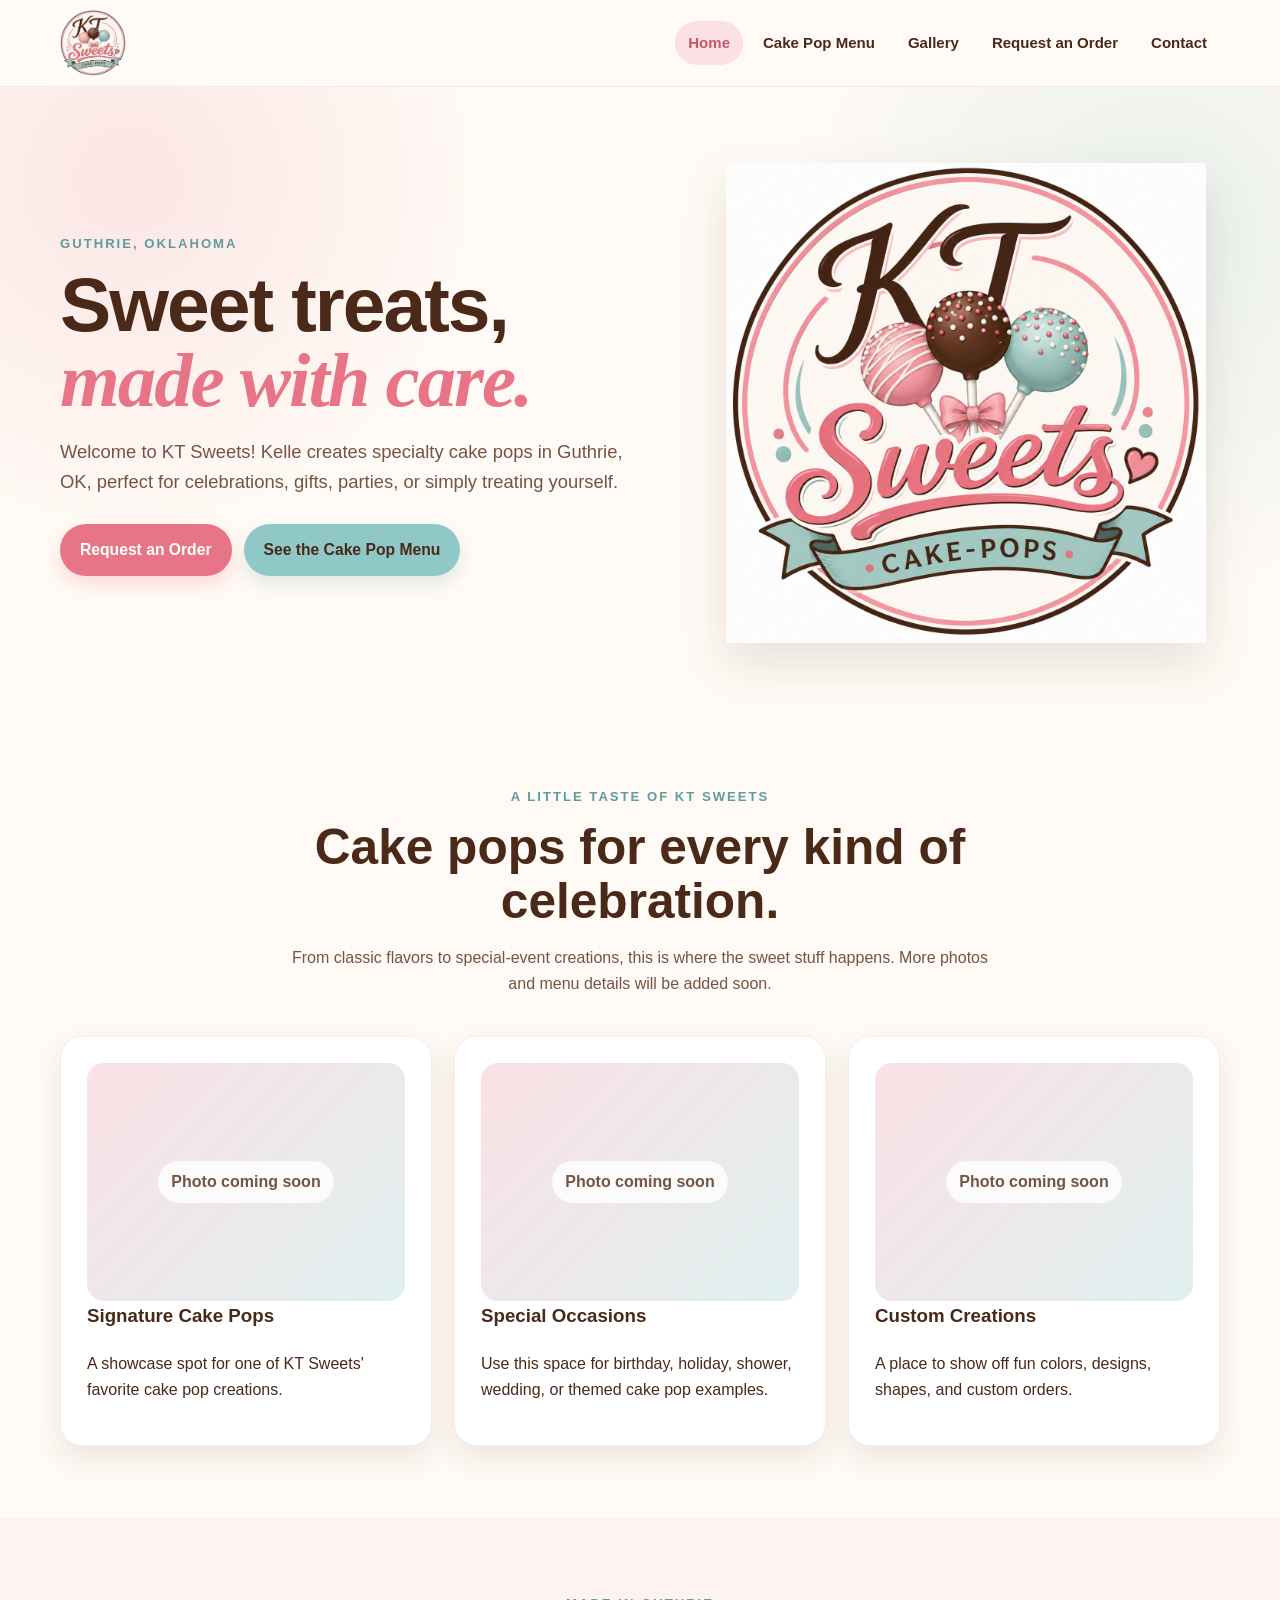
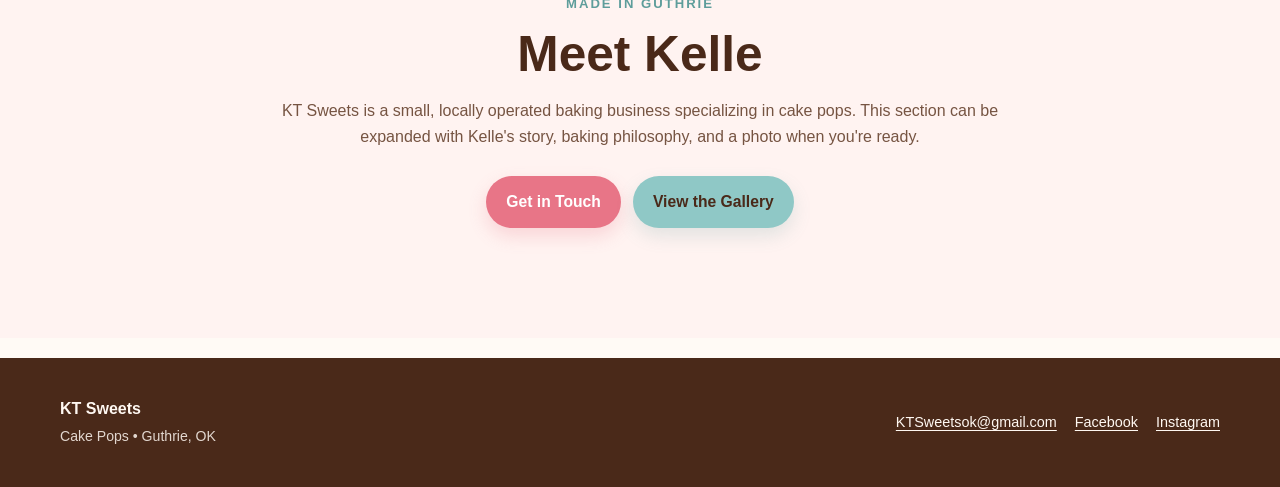
<file: index.html>
<!doctype html>
<html lang="en">
<head>
<meta charset="utf-8">
<meta name="viewport" content="width=device-width, initial-scale=1">
<title>KT Sweets | Cake Pops in Guthrie, OK</title>
<meta name="description" content="KT Sweets is a small cake pop business in Guthrie, Oklahoma, operated by Kelle.">
<link rel="icon" href="kt-sweets-logo.png">
<link rel="stylesheet" href="style.css">
</head>
<body>
<header>
  <div class="container nav">
    <a class="brand" href="index.html" aria-label="KT Sweets home">
      <img src="kt-sweets-logo.png" alt="KT Sweets Cake-Pops logo">
    </a>
    <button class="menu-toggle" aria-label="Open navigation" aria-expanded="false">☰</button>
    <nav class="nav-links" aria-label="Main navigation">
      <a class="active" href="index.html">Home</a>
      <a href="menu.html">Cake Pop Menu</a>
      <a href="gallery.html">Gallery</a>
      <a href="order.html">Request an Order</a>
      <a href="contact.html">Contact</a>
    </nav>
  </div>
</header>

<main>
<section class="hero">
  <div class="container hero-grid">
    <div>
      <span class="kicker">Guthrie, Oklahoma</span>
      <h1>Sweet treats, <span class="script">made with care.</span></h1>
      <p>Welcome to KT Sweets! Kelle creates specialty cake pops in Guthrie, OK, perfect for celebrations, gifts, parties, or simply treating yourself.</p>
      <div class="buttons">
        <a class="btn" href="order.html">Request an Order</a>
        <a class="btn secondary" href="menu.html">See the Cake Pop Menu</a>
      </div>
    </div>
    <img class="hero-logo" src="kt-sweets-logo.png" alt="KT Sweets Cake-Pops">
  </div>
</section>

<section class="section">
  <div class="container">
    <div class="section-head">
      <span class="kicker">A little taste of KT Sweets</span>
      <h2>Cake pops for every kind of celebration.</h2>
      <p>From classic flavors to special-event creations, this is where the sweet stuff happens. More photos and menu details will be added soon.</p>
    </div>
    <div class="cards">
      <article class="card">
        <div class="photo-placeholder"><span>Photo coming soon</span></div>
        <h3>Signature Cake Pops</h3>
        <p>A showcase spot for one of KT Sweets' favorite cake pop creations.</p>
      </article>
      <article class="card">
        <div class="photo-placeholder"><span>Photo coming soon</span></div>
        <h3>Special Occasions</h3>
        <p>Use this space for birthday, holiday, shower, wedding, or themed cake pop examples.</p>
      </article>
      <article class="card">
        <div class="photo-placeholder"><span>Photo coming soon</span></div>
        <h3>Custom Creations</h3>
        <p>A place to show off fun colors, designs, shapes, and custom orders.</p>
      </article>
    </div>
  </div>
</section>

<section class="section alt">
  <div class="container">
    <div class="section-head">
      <span class="kicker">Made in Guthrie</span>
      <h2>Meet Kelle</h2>
      <p>KT Sweets is a small, locally operated baking business specializing in cake pops. This section can be expanded with Kelle's story, baking philosophy, and a photo when you're ready.</p>
      <div class="buttons" style="justify-content:center">
        <a class="btn" href="contact.html">Get in Touch</a>
        <a class="btn secondary" href="gallery.html">View the Gallery</a>
      </div>
    </div>
  </div>
</section>
</main>

<footer>
  <div class="container footer-inner">
    <div><strong>KT Sweets</strong><br><span class="small">Cake Pops • Guthrie, OK</span></div>
    <div class="footer-links"><a href="mailto:KTSweetsok@gmail.com">KTSweetsok@gmail.com</a><a href="https://www.facebook.com/profile.php?id=61594094414451" target="_blank" rel="noopener noreferrer">Facebook</a><a href="https://www.instagram.com/ktsweetsok" target="_blank" rel="noopener noreferrer">Instagram</a></div>
  </div>
</footer>
<script src="script.js"></script>
</body>
</html>
</file>
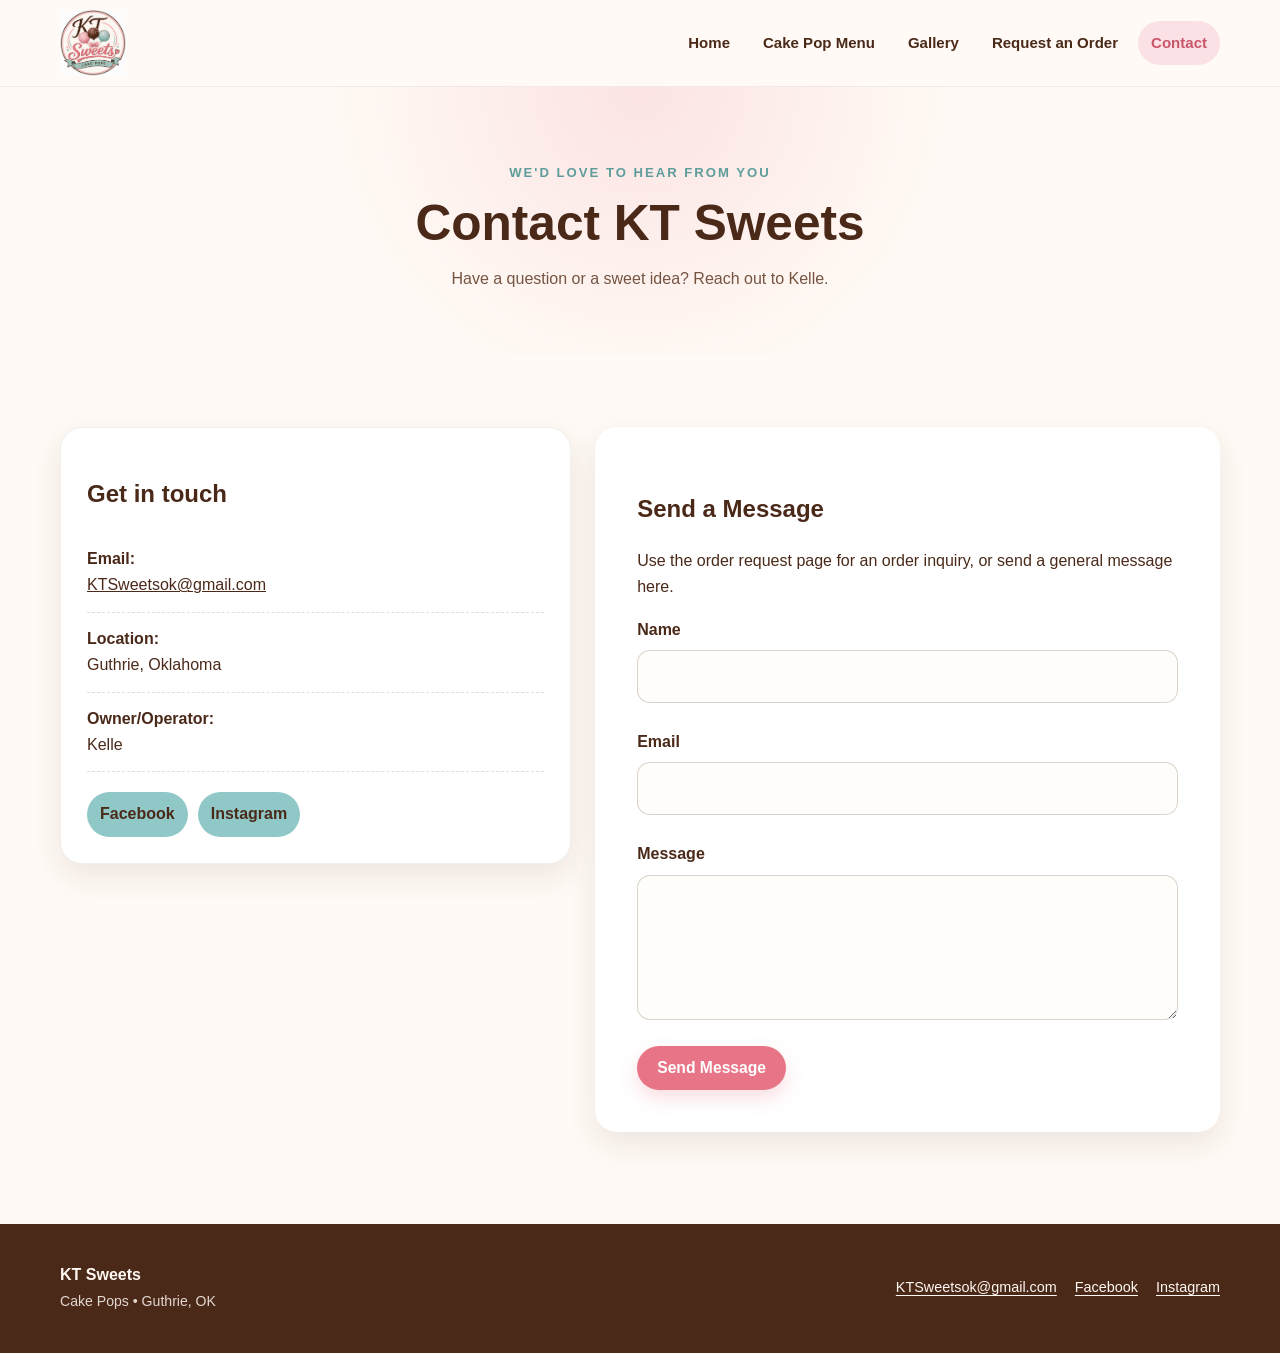
<file: contact.html>
<!doctype html>
<html lang="en">
<head>
<meta charset="utf-8"><meta name="viewport" content="width=device-width, initial-scale=1">
<title>Contact KT Sweets</title>
<link rel="icon" href="kt-sweets-logo.png"><link rel="stylesheet" href="style.css">
</head>
<body>
<header><div class="container nav">
<a class="brand" href="index.html"><img src="kt-sweets-logo.png" alt="KT Sweets"></a>
<button class="menu-toggle" aria-label="Open navigation" aria-expanded="false">☰</button>
<nav class="nav-links" aria-label="Main navigation">
<a href="index.html">Home</a><a href="menu.html">Cake Pop Menu</a><a href="gallery.html">Gallery</a><a href="order.html">Request an Order</a><a class="active" href="contact.html">Contact</a>
</nav></div></header>

<main>
<section class="page-title"><div class="container">
<span class="kicker">We'd love to hear from you</span><h1>Contact KT Sweets</h1>
<p>Have a question or a sweet idea? Reach out to Kelle.</p>
</div></section>

<section class="section"><div class="container contact-grid">
<article class="card">
<h2>Get in touch</h2>
<ul class="info-list">
<li><strong>Email:</strong><br><a href="mailto:KTSweetsok@gmail.com">KTSweetsok@gmail.com</a></li>
<li><strong>Location:</strong><br>Guthrie, Oklahoma</li>
<li><strong>Owner/Operator:</strong><br>Kelle</li>
</ul>
<div class="socials">
<a href="https://www.facebook.com/profile.php?id=61594094414451" target="_blank" rel="noopener noreferrer" aria-label="KT Sweets on Facebook">Facebook</a>
<a href="https://www.instagram.com/ktsweetsok" target="_blank" rel="noopener noreferrer" aria-label="KT Sweets on Instagram">Instagram</a>
</div>
</article>

<div class="form-wrap">
<h2>Send a Message</h2>
<p>Use the order request page for an order inquiry, or send a general message here.</p>
<form data-email-form data-success-message="Thanks! Your message has been sent to KT Sweets." action="https://api.web3forms.com/submit" method="POST">
<input type="hidden" name="access_key" value="497c3608-c327-4dd7-bb04-157f64e9da04">
<input type="hidden" name="subject" value="New KT Sweets Contact Message">
<input type="hidden" name="from_name" value="KT Sweets Website">
<input class="botcheck" type="checkbox" name="botcheck" tabindex="-1" autocomplete="off">
<div class="field"><label for="cname">Name</label><input id="cname" name="name" required></div><br>
<div class="field"><label for="cemail">Email</label><input id="cemail" name="email" type="email" required></div><br>
<div class="field"><label for="cmessage">Message</label><textarea id="cmessage" name="message" required></textarea></div><br>
<button class="btn" type="submit">Send Message</button>
<p class="form-message" role="status" aria-live="polite" hidden></p>
</form>
</div>
</div></section>
</main>
<footer><div class="container footer-inner"><div><strong>KT Sweets</strong><br><span class="small">Cake Pops • Guthrie, OK</span></div><div class="footer-links"><a href="mailto:KTSweetsok@gmail.com">KTSweetsok@gmail.com</a><a href="https://www.facebook.com/profile.php?id=61594094414451" target="_blank" rel="noopener noreferrer">Facebook</a><a href="https://www.instagram.com/ktsweetsok" target="_blank" rel="noopener noreferrer">Instagram</a></div></div></footer>
<script src="script.js"></script>
</body></html>
</file>
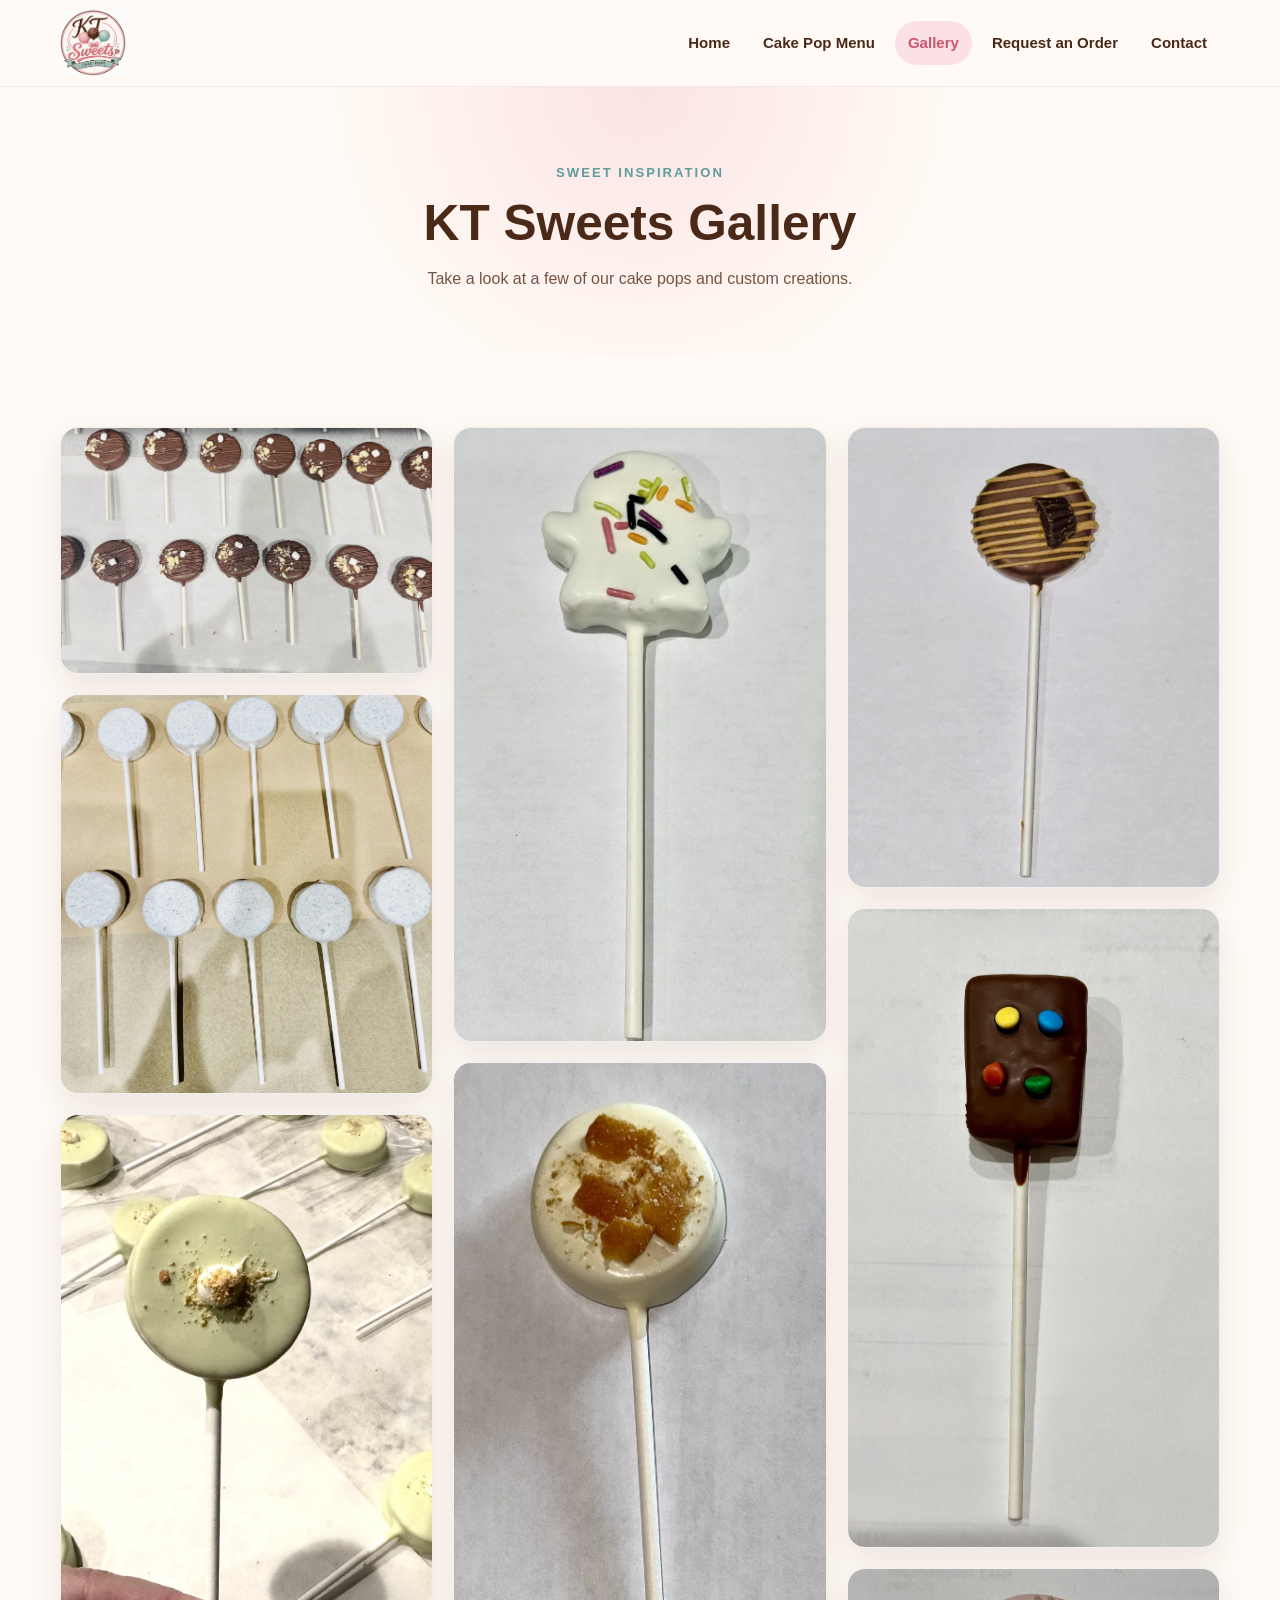
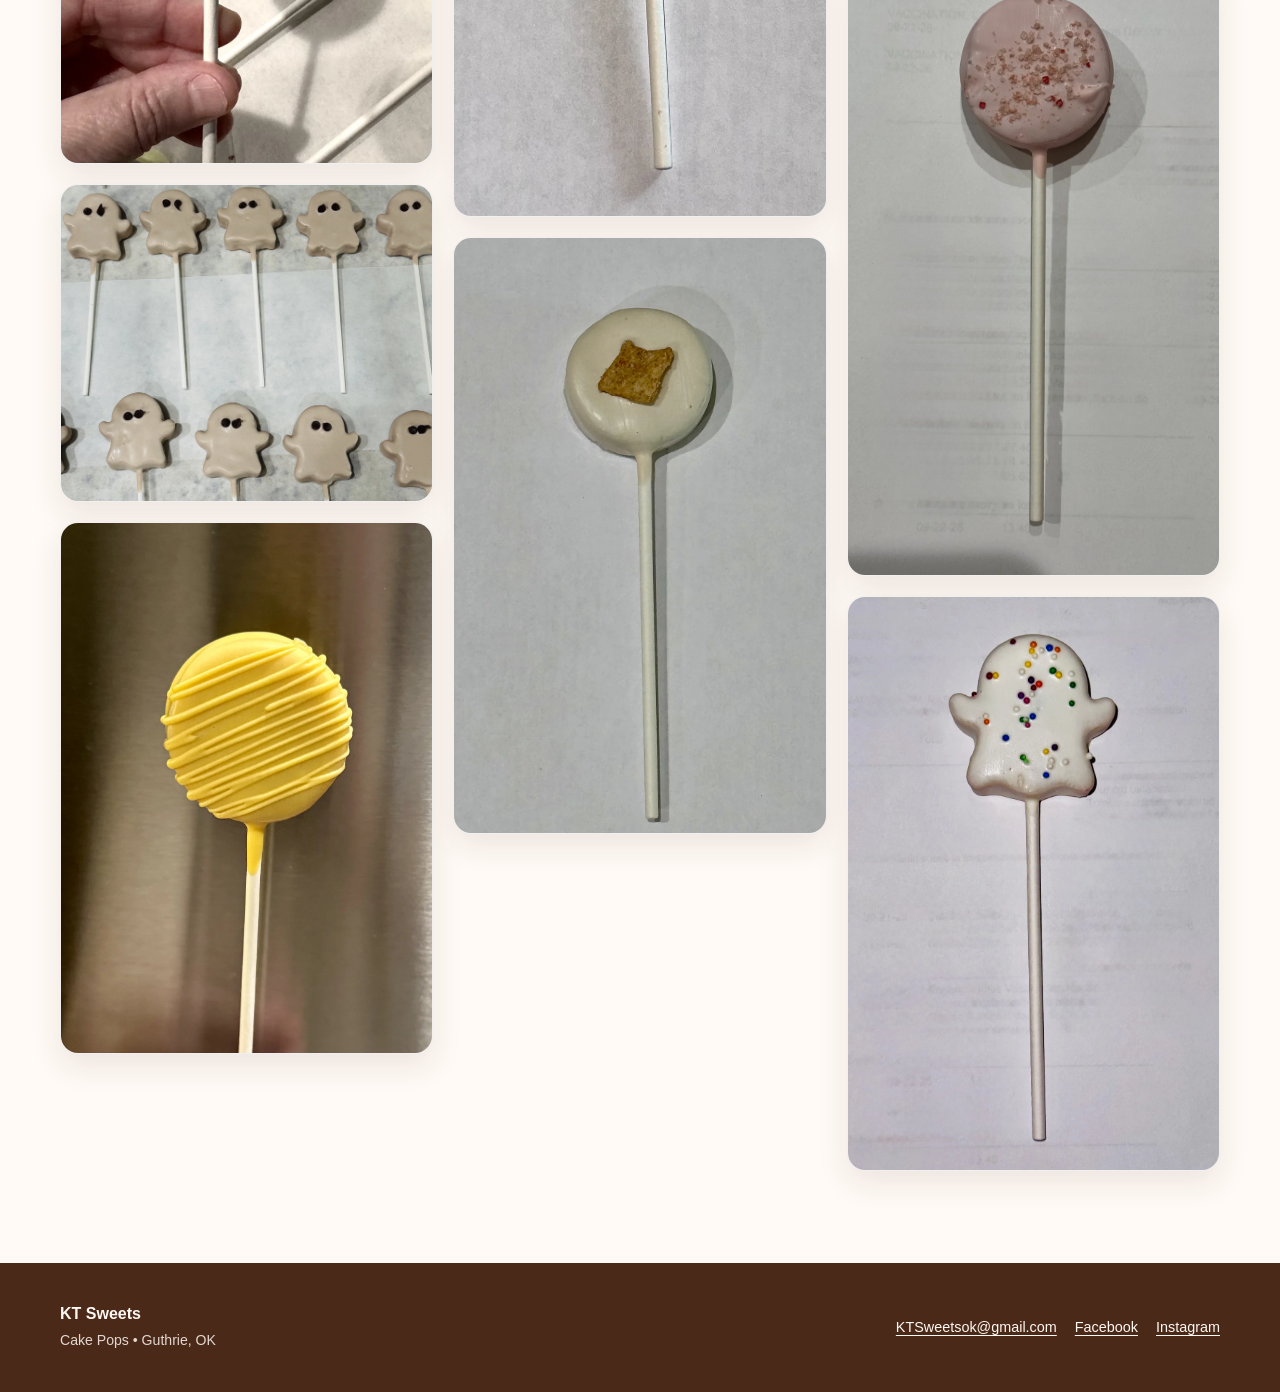
<file: gallery.html>
<!doctype html>
<html lang="en">
<head>
<meta charset="utf-8"><meta name="viewport" content="width=device-width, initial-scale=1">
<title>Photo Gallery | KT Sweets</title>
<link rel="icon" href="kt-sweets-logo.png"><link rel="stylesheet" href="style.css">
</head>
<body>
<header><div class="container nav">
<a class="brand" href="index.html"><img src="kt-sweets-logo.png" alt="KT Sweets"></a>
<button class="menu-toggle" aria-label="Open navigation" aria-expanded="false">☰</button>
<nav class="nav-links" aria-label="Main navigation">
<a href="index.html">Home</a><a href="menu.html">Cake Pop Menu</a><a class="active" href="gallery.html">Gallery</a><a href="order.html">Request an Order</a><a href="contact.html">Contact</a>
</nav></div></header>

<main>
<section class="page-title"><div class="container">
<span class="kicker">Sweet inspiration</span><h1>KT Sweets Gallery</h1>
<p>Take a look at a few of our cake pops and custom creations.</p>
</div></section>
<section class="section"><div class="container">
<div class="gallery">
<figure class="gallery-item"><img src="gallery-01.webp" alt="A batch of chocolate-covered cake pops with chocolate drizzle and white sprinkles" loading="lazy"></figure>
<figure class="gallery-item"><img src="gallery-02.webp" alt="A batch of white cake pops arranged in rows" loading="lazy"></figure>
<figure class="gallery-item"><img src="gallery-03.webp" alt="A green cake pop with a decorative crumb topping" loading="lazy"></figure>
<figure class="gallery-item"><img src="gallery-04.webp" alt="A batch of ghost-shaped cake pops with small dark eyes" loading="lazy"></figure>
<figure class="gallery-item"><img src="gallery-05.webp" alt="A bright yellow cake pop finished with matching drizzle" loading="lazy"></figure>
<figure class="gallery-item"><img src="gallery-06.webp" alt="A white ghost-shaped cake pop decorated with colorful sprinkles" loading="lazy"></figure>
<figure class="gallery-item"><img src="gallery-07.webp" alt="A white cake pop topped with golden-brown crumble pieces" loading="lazy"></figure>
<figure class="gallery-item"><img src="gallery-08.webp" alt="A white cake pop decorated with a small golden cracker-shaped topping" loading="lazy"></figure>
<figure class="gallery-item"><img src="gallery-09.webp" alt="A chocolate cake pop with golden drizzle and a chocolate accent" loading="lazy"></figure>
<figure class="gallery-item"><img src="gallery-10.webp" alt="A rectangular chocolate cake pop decorated with colorful candy pieces" loading="lazy"></figure>
<figure class="gallery-item"><img src="gallery-11.webp" alt="A pink cake pop finished with fine decorative sprinkles" loading="lazy"></figure>
<figure class="gallery-item"><img src="gallery-12.webp" alt="A white ghost-shaped cake pop decorated with colorful sprinkles" loading="lazy"></figure>
</div>
</div></section>
</main>
<footer><div class="container footer-inner"><div><strong>KT Sweets</strong><br><span class="small">Cake Pops • Guthrie, OK</span></div><div class="footer-links"><a href="mailto:KTSweetsok@gmail.com">KTSweetsok@gmail.com</a><a href="https://www.facebook.com/profile.php?id=61594094414451" target="_blank" rel="noopener noreferrer">Facebook</a><a href="https://www.instagram.com/ktsweetsok" target="_blank" rel="noopener noreferrer">Instagram</a></div></div></footer>
<script src="script.js"></script>
</body></html>
</file>
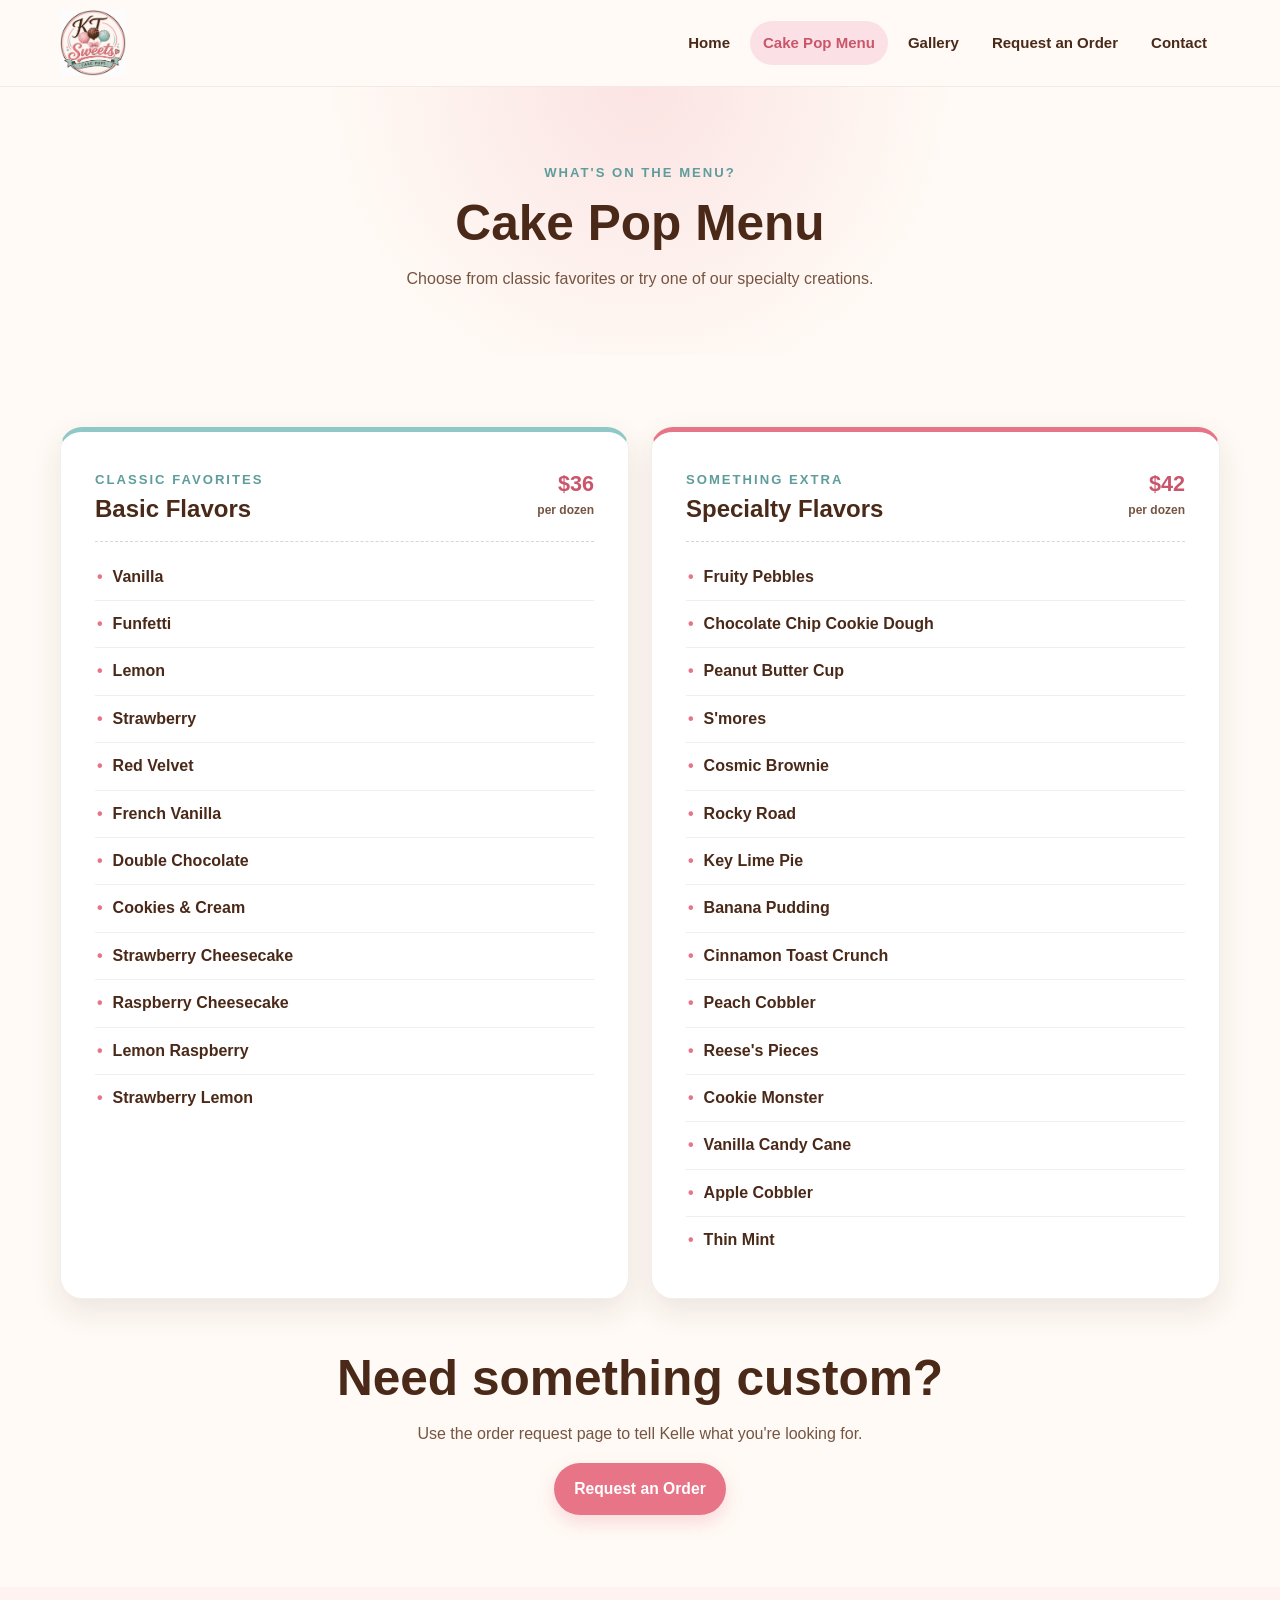
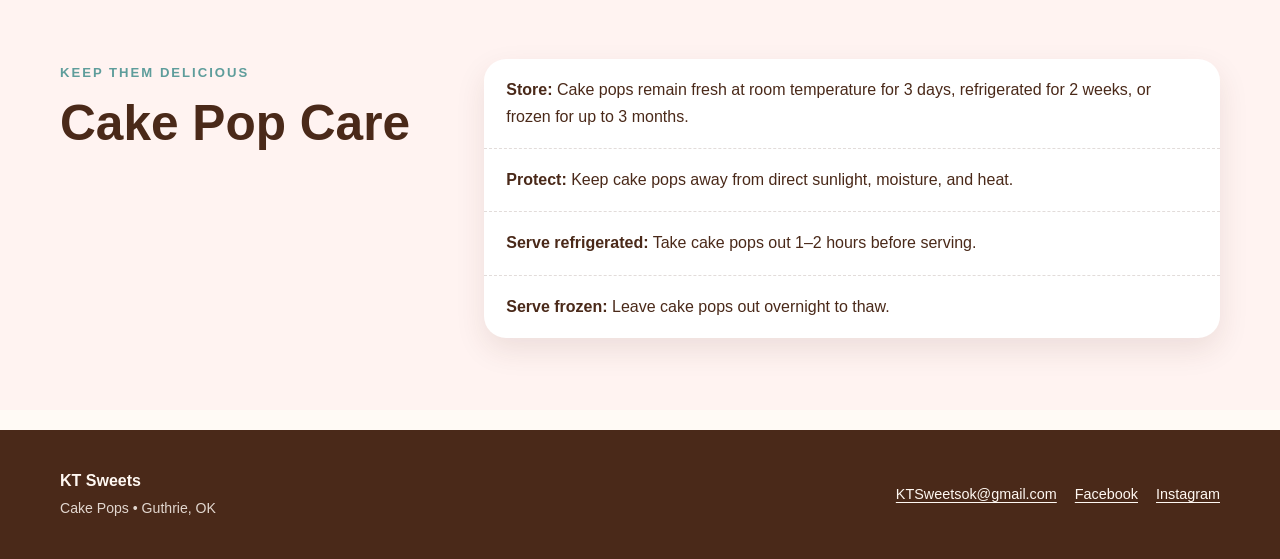
<file: menu.html>
<!doctype html>
<html lang="en">
<head>
<meta charset="utf-8"><meta name="viewport" content="width=device-width, initial-scale=1">
<title>Cake Pop Menu | KT Sweets</title>
<link rel="icon" href="kt-sweets-logo.png"><link rel="stylesheet" href="style.css">
</head>
<body>
<header><div class="container nav">
<a class="brand" href="index.html"><img src="kt-sweets-logo.png" alt="KT Sweets"></a>
<button class="menu-toggle" aria-label="Open navigation" aria-expanded="false">☰</button>
<nav class="nav-links" aria-label="Main navigation">
<a href="index.html">Home</a><a class="active" href="menu.html">Cake Pop Menu</a><a href="gallery.html">Gallery</a><a href="order.html">Request an Order</a><a href="contact.html">Contact</a>
</nav></div></header>

<main>
<section class="page-title"><div class="container">
<span class="kicker">What's on the menu?</span><h1>Cake Pop Menu</h1>
<p>Choose from classic favorites or try one of our specialty creations.</p>
</div></section>

<section class="section"><div class="container">
<div class="menu-grid">
  <article class="menu-list">
    <div class="menu-list-head"><div><span class="kicker">Classic favorites</span><h2>Basic Flavors</h2></div><span class="menu-price">$36 <small>per dozen</small></span></div>
    <ul class="flavor-list">
      <li>Vanilla</li><li>Funfetti</li><li>Lemon</li><li>Strawberry</li><li>Red Velvet</li><li>French Vanilla</li><li>Double Chocolate</li><li>Cookies &amp; Cream</li><li>Strawberry Cheesecake</li><li>Raspberry Cheesecake</li><li>Lemon Raspberry</li><li>Strawberry Lemon</li>
    </ul>
  </article>
  <article class="menu-list specialty">
    <div class="menu-list-head"><div><span class="kicker">Something extra</span><h2>Specialty Flavors</h2></div><span class="menu-price">$42 <small>per dozen</small></span></div>
    <ul class="flavor-list">
      <li>Fruity Pebbles</li><li>Chocolate Chip Cookie Dough</li><li>Peanut Butter Cup</li><li>S'mores</li><li>Cosmic Brownie</li><li>Rocky Road</li><li>Key Lime Pie</li><li>Banana Pudding</li><li>Cinnamon Toast Crunch</li><li>Peach Cobbler</li><li>Reese's Pieces</li><li>Cookie Monster</li><li>Vanilla Candy Cane</li><li>Apple Cobbler</li><li>Thin Mint</li>
    </ul>
  </article>
</div>
<div class="section-head menu-cta">
<h2>Need something custom?</h2><p>Use the order request page to tell Kelle what you're looking for.</p>
<a class="btn" href="order.html">Request an Order</a>
</div>
</div></section>

<section class="section alt care-section"><div class="container care-card">
  <div><span class="kicker">Keep them delicious</span><h2>Cake Pop Care</h2></div>
  <ul class="care-list">
    <li><strong>Store:</strong> Cake pops remain fresh at room temperature for 3 days, refrigerated for 2 weeks, or frozen for up to 3 months.</li>
    <li><strong>Protect:</strong> Keep cake pops away from direct sunlight, moisture, and heat.</li>
    <li><strong>Serve refrigerated:</strong> Take cake pops out 1–2 hours before serving.</li>
    <li><strong>Serve frozen:</strong> Leave cake pops out overnight to thaw.</li>
  </ul>
</div></section>
</main>
<footer><div class="container footer-inner"><div><strong>KT Sweets</strong><br><span class="small">Cake Pops • Guthrie, OK</span></div><div class="footer-links"><a href="mailto:KTSweetsok@gmail.com">KTSweetsok@gmail.com</a><a href="https://www.facebook.com/profile.php?id=61594094414451" target="_blank" rel="noopener noreferrer">Facebook</a><a href="https://www.instagram.com/ktsweetsok" target="_blank" rel="noopener noreferrer">Instagram</a></div></div></footer>
<script src="script.js"></script>
</body></html>
</file>
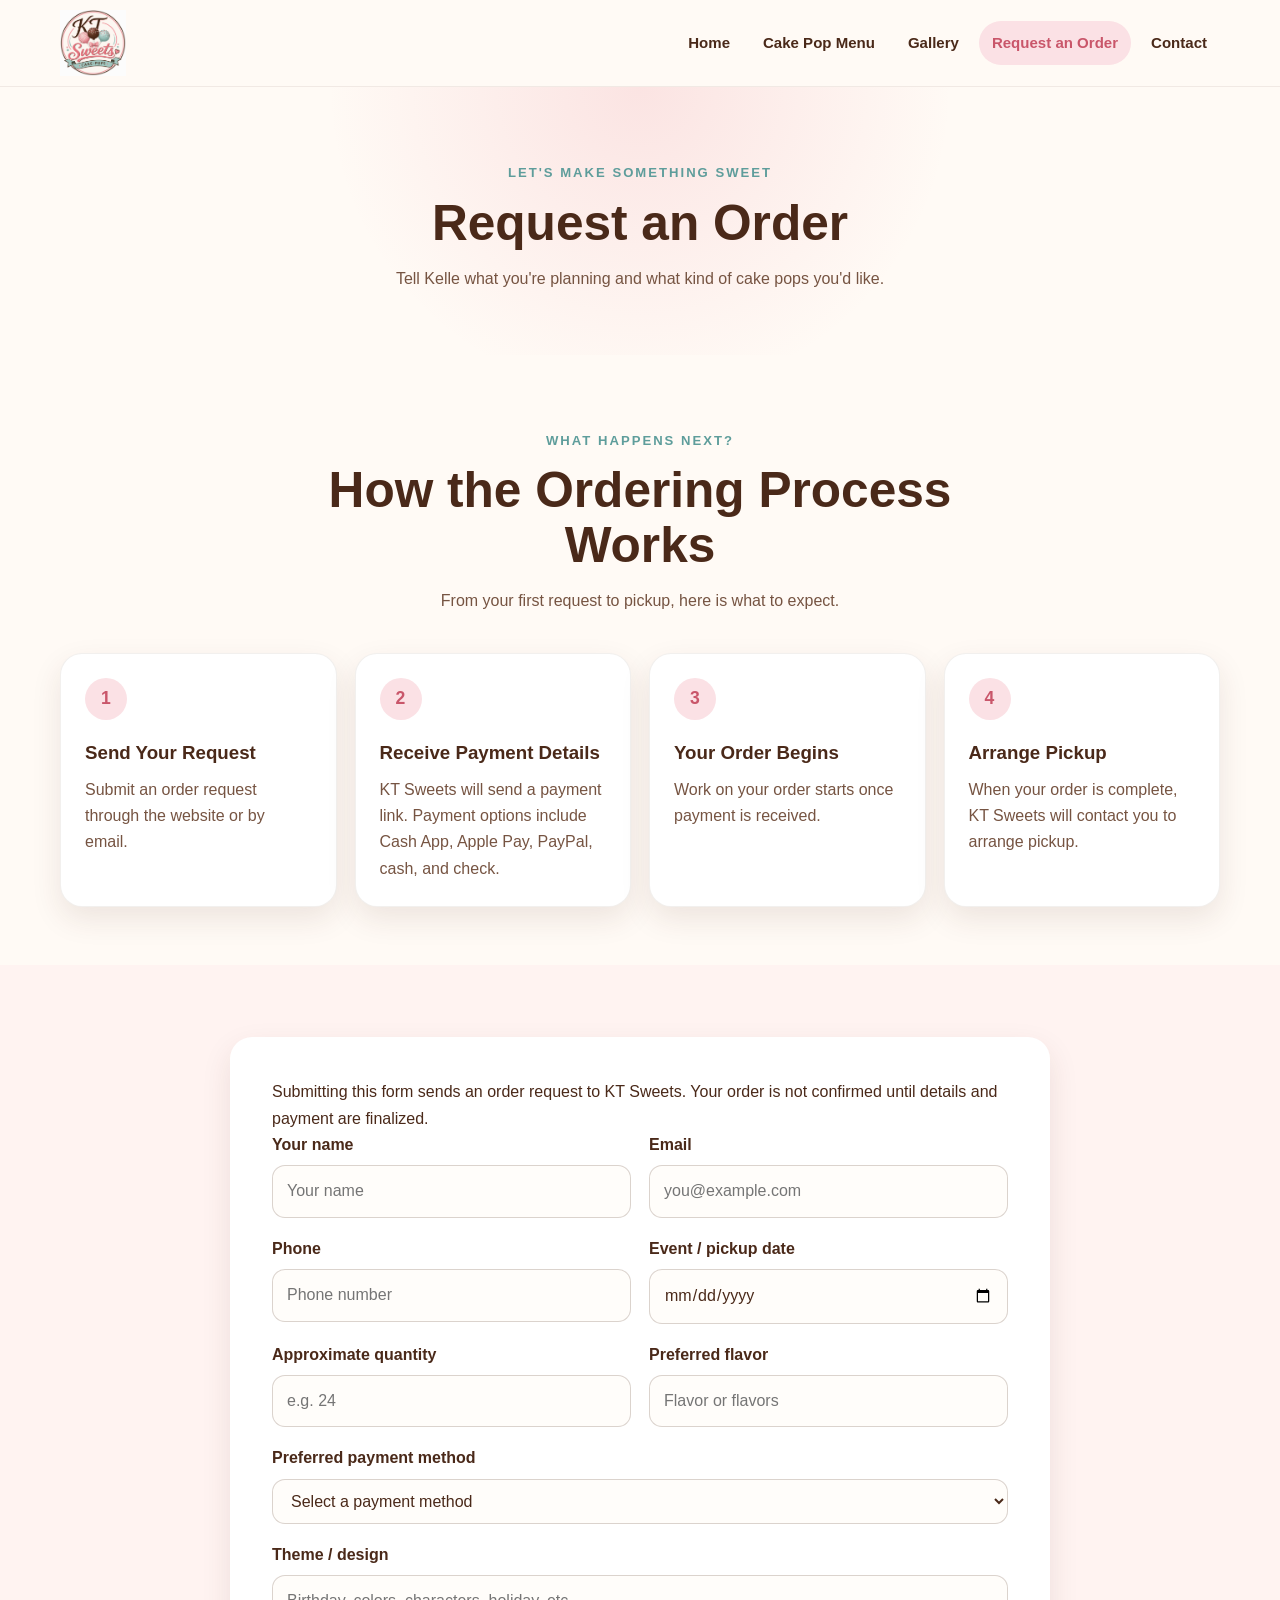
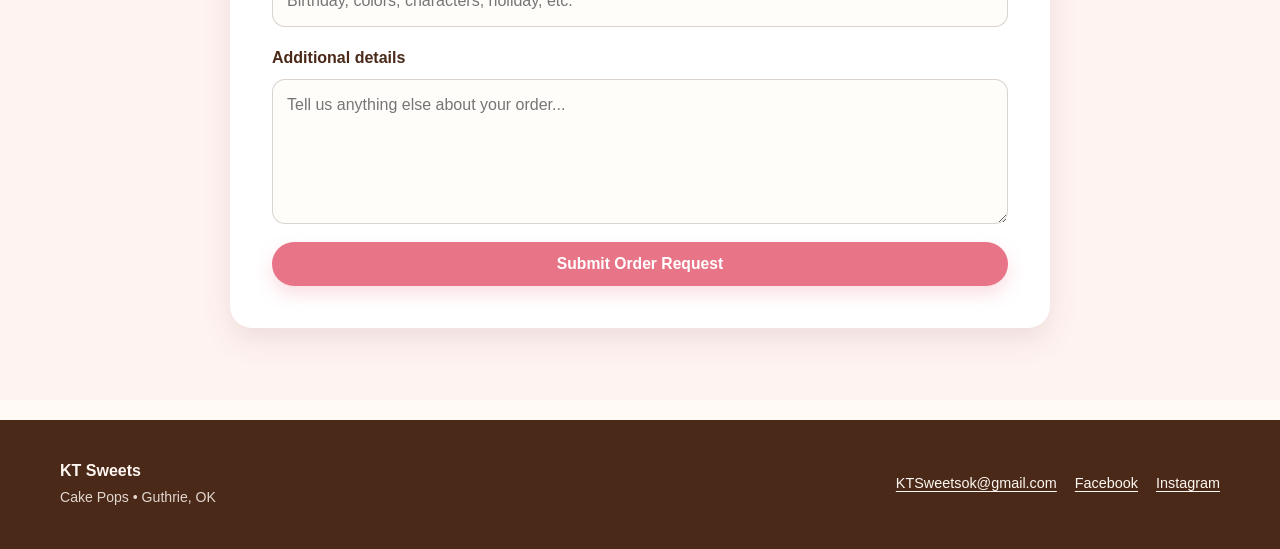
<file: order.html>
<!doctype html>
<html lang="en">
<head>
<meta charset="utf-8"><meta name="viewport" content="width=device-width, initial-scale=1">
<title>Request an Order | KT Sweets</title>
<link rel="icon" href="kt-sweets-logo.png"><link rel="stylesheet" href="style.css">
</head>
<body>
<header><div class="container nav">
<a class="brand" href="index.html"><img src="kt-sweets-logo.png" alt="KT Sweets"></a>
<button class="menu-toggle" aria-label="Open navigation" aria-expanded="false">☰</button>
<nav class="nav-links" aria-label="Main navigation">
<a href="index.html">Home</a><a href="menu.html">Cake Pop Menu</a><a href="gallery.html">Gallery</a><a class="active" href="order.html">Request an Order</a><a href="contact.html">Contact</a>
</nav></div></header>

<main>
<section class="page-title"><div class="container">
<span class="kicker">Let's make something sweet</span><h1>Request an Order</h1>
<p>Tell Kelle what you're planning and what kind of cake pops you'd like.</p>
</div></section>

<section class="section order-process-section"><div class="container">
<div class="section-head">
<span class="kicker">What happens next?</span><h2>How the Ordering Process Works</h2>
<p>From your first request to pickup, here is what to expect.</p>
</div>
<ol class="process-steps">
  <li><span class="step-number" aria-hidden="true">1</span><div><h3>Send Your Request</h3><p>Submit an order request through the website or by email.</p></div></li>
  <li><span class="step-number" aria-hidden="true">2</span><div><h3>Receive Payment Details</h3><p>KT Sweets will send a payment link. Payment options include Cash App, Apple Pay, PayPal, cash, and check.</p></div></li>
  <li><span class="step-number" aria-hidden="true">3</span><div><h3>Your Order Begins</h3><p>Work on your order starts once payment is received.</p></div></li>
  <li><span class="step-number" aria-hidden="true">4</span><div><h3>Arrange Pickup</h3><p>When your order is complete, KT Sweets will contact you to arrange pickup.</p></div></li>
</ol>
</div></section>

<section class="section alt"><div class="container">
<div class="form-wrap">
<div class="notice">Submitting this form sends an order request to KT Sweets. Your order is not confirmed until details and payment are finalized.</div>
<form data-email-form data-success-message="Thanks! Your order request has been sent to KT Sweets. We’ll contact you to confirm the details and payment." action="https://api.web3forms.com/submit" method="POST">
<input type="hidden" name="access_key" value="497c3608-c327-4dd7-bb04-157f64e9da04">
<input type="hidden" name="subject" value="New KT Sweets Order Request">
<input type="hidden" name="from_name" value="KT Sweets Website">
<input class="botcheck" type="checkbox" name="botcheck" tabindex="-1" autocomplete="off">
<div class="form-grid">
<div class="field"><label for="name">Your name</label><input id="name" name="name" required placeholder="Your name"></div>
<div class="field"><label for="email">Email</label><input id="email" name="email" type="email" required placeholder="you@example.com"></div>
<div class="field"><label for="phone">Phone</label><input id="phone" name="phone" placeholder="Phone number"></div>
<div class="field"><label for="date">Event / pickup date</label><input id="date" name="date" type="date"></div>
<div class="field"><label for="quantity">Approximate quantity</label><input id="quantity" name="quantity" placeholder="e.g. 24"></div>
<div class="field"><label for="flavor">Preferred flavor</label><input id="flavor" name="flavor" placeholder="Flavor or flavors"></div>
<div class="field full"><label for="payment-method">Preferred payment method</label><select id="payment-method" name="payment_method" required><option value="" selected disabled>Select a payment method</option><option value="Cash App">Cash App</option><option value="Apple Pay">Apple Pay</option><option value="PayPal">PayPal</option><option value="Cash">Cash</option><option value="Check">Check</option></select></div>
<div class="field full"><label for="theme">Theme / design</label><input id="theme" name="theme" placeholder="Birthday, colors, characters, holiday, etc."></div>
<div class="field full"><label for="message">Additional details</label><textarea id="message" name="message" placeholder="Tell us anything else about your order..."></textarea></div>
<div class="field full"><button class="btn" type="submit">Submit Order Request</button><p class="form-message" role="status" aria-live="polite" hidden></p></div>
</div>
</form>
</div>
</div></section>
</main>
<footer><div class="container footer-inner"><div><strong>KT Sweets</strong><br><span class="small">Cake Pops • Guthrie, OK</span></div><div class="footer-links"><a href="mailto:KTSweetsok@gmail.com">KTSweetsok@gmail.com</a><a href="https://www.facebook.com/profile.php?id=61594094414451" target="_blank" rel="noopener noreferrer">Facebook</a><a href="https://www.instagram.com/ktsweetsok" target="_blank" rel="noopener noreferrer">Instagram</a></div></div></footer>
<script src="script.js"></script>
</body></html>
</file>
<file: style.css>
:root {
  --pink: #e87587;
  --pink-dark: #c9566a;
  --pink-light: #fbe1e5;
  --teal: #8fc8c6;
  --teal-dark: #5e9d9b;
  --cream: #fffaf5;
  --brown: #4a2919;
  --brown-soft: #765442;
  --white: #ffffff;
  --shadow: 0 12px 30px rgba(74, 41, 25, .10);
  --radius: 22px;
  --max: 1160px;
}

* { box-sizing: border-box; }

html { scroll-behavior: smooth; }

body {
  margin: 0;
  font-family: "Trebuchet MS", "Segoe UI", Arial, sans-serif;
  color: var(--brown);
  background: var(--cream);
  line-height: 1.65;
}

a { color: inherit; }

.container {
  width: min(calc(100% - 36px), var(--max));
  margin-inline: auto;
}

header {
  position: sticky;
  top: 0;
  z-index: 20;
  background: rgba(255,250,245,.96);
  backdrop-filter: blur(10px);
  border-bottom: 1px solid rgba(74,41,25,.08);
}

.nav {
  min-height: 86px;
  display: flex;
  align-items: center;
  justify-content: space-between;
  gap: 24px;
}

.brand {
  display: flex;
  align-items: center;
  text-decoration: none;
  font-weight: 900;
  font-size: 1.2rem;
}

.brand img {
  width: 66px;
  height: 66px;
  object-fit: contain;
}

.nav-links {
  display: flex;
  align-items: center;
  gap: 7px;
  flex-wrap: wrap;
  justify-content: flex-end;
}

.nav-links a {
  text-decoration: none;
  padding: 10px 13px;
  border-radius: 999px;
  font-weight: 700;
  font-size: .94rem;
}

.nav-links a:hover,
.nav-links a.active {
  background: var(--pink-light);
  color: var(--pink-dark);
}

.menu-toggle {
  display: none;
  border: 0;
  background: var(--pink-light);
  color: var(--brown);
  border-radius: 12px;
  padding: 10px 12px;
  font-size: 1.3rem;
}

.hero {
  padding: 76px 0 68px;
  background:
    radial-gradient(circle at 10% 15%, rgba(232,117,135,.15), transparent 28%),
    radial-gradient(circle at 90% 25%, rgba(143,200,198,.20), transparent 30%),
    var(--cream);
}

.hero-grid {
  display: grid;
  grid-template-columns: 1.08fr .92fr;
  align-items: center;
  gap: 56px;
}

.hero h1 {
  margin: 0 0 14px;
  font-size: clamp(2.5rem, 6vw, 5.3rem);
  line-height: .98;
  letter-spacing: -2px;
}

.script {
  color: var(--pink);
  font-family: Georgia, "Times New Roman", serif;
  font-style: italic;
}

.kicker {
  display: inline-block;
  color: var(--teal-dark);
  font-weight: 900;
  text-transform: uppercase;
  letter-spacing: 2px;
  font-size: .82rem;
  margin-bottom: 12px;
}

.hero p {
  font-size: 1.15rem;
  max-width: 650px;
  color: var(--brown-soft);
}

.hero-logo {
  width: min(100%, 480px);
  display: block;
  margin-inline: auto;
  filter: drop-shadow(0 20px 24px rgba(74,41,25,.12));
}

.buttons {
  display: flex;
  gap: 12px;
  flex-wrap: wrap;
  margin-top: 26px;
}

.btn {
  display: inline-block;
  text-decoration: none;
  border: 0;
  cursor: pointer;
  padding: 13px 20px;
  border-radius: 999px;
  font-weight: 900;
  font-size: .98rem;
  background: var(--pink);
  color: var(--white);
  box-shadow: 0 8px 18px rgba(232,117,135,.24);
}

.btn:hover { background: var(--pink-dark); transform: translateY(-1px); }

.btn.secondary {
  background: var(--teal);
  color: var(--brown);
  box-shadow: 0 8px 18px rgba(94,157,155,.18);
}

.section { padding: 72px 0; }

.section.alt { background: #fff3f1; }

.section-head {
  text-align: center;
  max-width: 720px;
  margin: 0 auto 38px;
}

.section-head h2,
.page-title h1 {
  margin: 0 0 10px;
  font-size: clamp(2rem, 4vw, 3.1rem);
  line-height: 1.1;
}

.section-head p,
.page-title p {
  color: var(--brown-soft);
}

.cards {
  display: grid;
  grid-template-columns: repeat(3, 1fr);
  gap: 22px;
}

.card {
  background: var(--white);
  border: 1px solid rgba(74,41,25,.07);
  border-radius: var(--radius);
  box-shadow: var(--shadow);
  padding: 26px;
}

.card h3 { margin-top: 0; }

.photo-placeholder {
  aspect-ratio: 4 / 3;
  border-radius: 17px;
  background:
    linear-gradient(135deg, rgba(232,117,135,.22), rgba(143,200,198,.28)),
    repeating-linear-gradient(45deg, rgba(255,255,255,.4) 0 10px, transparent 10px 20px);
  display: grid;
  place-items: center;
  text-align: center;
  padding: 20px;
  color: var(--brown-soft);
  font-weight: 800;
}

.photo-placeholder span {
  background: rgba(255,255,255,.82);
  border-radius: 999px;
  padding: 8px 13px;
}

.page-title {
  padding: 72px 0 46px;
  text-align: center;
  background:
    radial-gradient(circle at 50% 0, rgba(232,117,135,.17), transparent 45%),
    var(--cream);
}

.menu-grid {
  display: grid;
  grid-template-columns: repeat(2, 1fr);
  gap: 22px;
}

.menu-list {
  background: white;
  border-radius: var(--radius);
  padding: clamp(24px, 4vw, 34px);
  box-shadow: var(--shadow);
  border: 1px solid rgba(74,41,25,.07);
}

.menu-list.specialty { border-top: 5px solid var(--pink); }
.menu-list:not(.specialty) { border-top: 5px solid var(--teal); }

.menu-list-head {
  display: flex;
  justify-content: space-between;
  align-items: flex-start;
  gap: 20px;
  border-bottom: 1px dashed rgba(74,41,25,.20);
  padding-bottom: 18px;
  margin-bottom: 12px;
}

.menu-list-head h2 { margin: 0; line-height: 1.1; }
.menu-list-head .kicker { margin-bottom: 6px; }

.menu-price {
  color: var(--pink-dark);
  font-weight: 900;
  white-space: nowrap;
  font-size: 1.35rem;
  text-align: right;
}

.menu-price small {
  display: block;
  color: var(--brown-soft);
  font-size: .75rem;
  font-weight: 700;
}

.flavor-list {
  list-style: none;
  padding: 0;
  margin: 0;
}

.flavor-list li {
  padding: 10px 2px;
  border-bottom: 1px solid rgba(74,41,25,.08);
  font-weight: 700;
}

.flavor-list li:last-child { border-bottom: 0; }

.flavor-list li::before {
  content: "•";
  color: var(--pink);
  margin-right: 10px;
}

.menu-cta { margin-top: 52px; margin-bottom: 0; }

.care-card {
  display: grid;
  grid-template-columns: .65fr 1.35fr;
  gap: clamp(28px, 6vw, 70px);
  align-items: start;
}

.care-card h2 { margin: 0; font-size: clamp(2rem, 4vw, 3.1rem); line-height: 1.1; }

.care-list {
  list-style: none;
  margin: 0;
  padding: 0;
  background: white;
  border-radius: var(--radius);
  box-shadow: var(--shadow);
}

.care-list li { padding: 18px 22px; border-bottom: 1px dashed rgba(74,41,25,.16); }
.care-list li:last-child { border-bottom: 0; }
}

.notice {
  background: #e8f6f4;
  border-left: 5px solid var(--teal-dark);
  padding: 18px 20px;
  border-radius: 14px;
  margin-bottom: 28px;
}

.order-process-section { padding-bottom: 58px; }

.process-steps {
  list-style: none;
  padding: 0;
  margin: 0;
  display: grid;
  grid-template-columns: repeat(4, 1fr);
  gap: 18px;
  counter-reset: order-step;
}

.process-steps li {
  background: var(--white);
  border: 1px solid rgba(74,41,25,.07);
  border-radius: var(--radius);
  box-shadow: var(--shadow);
  padding: 24px;
}

.step-number {
  width: 42px;
  height: 42px;
  display: grid;
  place-items: center;
  margin-bottom: 18px;
  border-radius: 50%;
  background: var(--pink-light);
  color: var(--pink-dark);
  font-weight: 900;
  font-size: 1.1rem;
}

.process-steps h3 { margin: 0 0 8px; }
.process-steps p { margin: 0; color: var(--brown-soft); }

.form-wrap {
  max-width: 820px;
  margin: 0 auto;
  background: white;
  border-radius: var(--radius);
  box-shadow: var(--shadow);
  padding: clamp(22px, 5vw, 42px);
}

.form-grid {
  display: grid;
  grid-template-columns: 1fr 1fr;
  gap: 18px;
}

.field { display: flex; flex-direction: column; gap: 7px; }
.field.full { grid-column: 1 / -1; }
.botcheck { display: none; }

label { font-weight: 800; }

input, textarea, select {
  width: 100%;
  border: 1px solid rgba(74,41,25,.20);
  border-radius: 13px;
  padding: 12px 14px;
  font: inherit;
  color: var(--brown);
  background: #fffdfa;
}

textarea { min-height: 145px; resize: vertical; }

input:focus, textarea:focus, select:focus {
  outline: 3px solid rgba(232,117,135,.20);
  border-color: var(--pink);
}

.form-message {
  margin: 14px 0 0;
  font-weight: 800;
}

.form-message[data-status="sending"] { color: var(--brown-soft); }
.form-message[data-status="success"] { color: #28705f; }
.form-message[data-status="error"] { color: #a13b4d; }

.btn:disabled {
  cursor: wait;
  opacity: .7;
  transform: none;
}

.gallery {
  columns: 3 260px;
  column-gap: 20px;
}

.gallery-item {
  break-inside: avoid;
  margin: 0 0 20px;
  overflow: hidden;
  background: var(--white);
  border: 1px solid rgba(74,41,25,.07);
  border-radius: 18px;
  box-shadow: var(--shadow);
}

.gallery-item img {
  width: 100%;
  height: auto;
  display: block;
}

.contact-grid {
  display: grid;
  grid-template-columns: .9fr 1.1fr;
  gap: 24px;
  align-items: start;
}

.info-list {
  list-style: none;
  padding: 0;
  margin: 0;
}

.info-list li {
  padding: 13px 0;
  border-bottom: 1px dashed rgba(74,41,25,.16);
}

.socials {
  display: flex;
  flex-wrap: wrap;
  gap: 10px;
  margin-top: 20px;
}

.socials a {
  text-decoration: none;
  background: var(--teal);
  padding: 9px 13px;
  border-radius: 999px;
  font-weight: 800;
}

footer {
  background: var(--brown);
  color: #fff8f2;
  padding: 38px 0;
  margin-top: 20px;
}

.footer-inner {
  display: flex;
  justify-content: space-between;
  gap: 20px;
  align-items: center;
}

.small { font-size: .88rem; opacity: .84; }

.footer-links {
  display: flex;
  flex-wrap: wrap;
  justify-content: flex-end;
  gap: 10px 18px;
  font-size: .9rem;
}

.footer-links a { color: #fff8f2; text-underline-offset: 3px; }
.footer-links a:hover { color: var(--teal); }

@media (max-width: 820px) {
  .nav { min-height: 74px; }
  .brand img { width: 56px; height: 56px; }
  .menu-toggle { display: block; }
  .nav-links {
    display: none;
    position: absolute;
    left: 18px;
    right: 18px;
    top: 78px;
    background: white;
    padding: 12px;
    border-radius: 18px;
    box-shadow: var(--shadow);
    flex-direction: column;
    align-items: stretch;
  }
  .nav-links.open { display: flex; }
  .nav-links a { text-align: center; }
  .hero-grid, .contact-grid, .care-card { grid-template-columns: 1fr; }
  .hero { padding-top: 48px; }
  .hero-logo { max-width: 360px; order: -1; }
  .cards, .menu-grid { grid-template-columns: 1fr; }
  .process-steps { grid-template-columns: repeat(2, 1fr); }
  .form-grid { grid-template-columns: 1fr; }
  .field.full { grid-column: auto; }
  .footer-inner { flex-direction: column; text-align: center; }
  .footer-links { justify-content: center; }
}

@media (max-width: 460px) {
  .container { width: min(calc(100% - 26px), var(--max)); }
  .section { padding: 52px 0; }
  .hero h1 { letter-spacing: -1px; }
  .menu-list-head { flex-direction: column; }
  .menu-price { text-align: left; }
  .process-steps { grid-template-columns: 1fr; }
}
</file>
